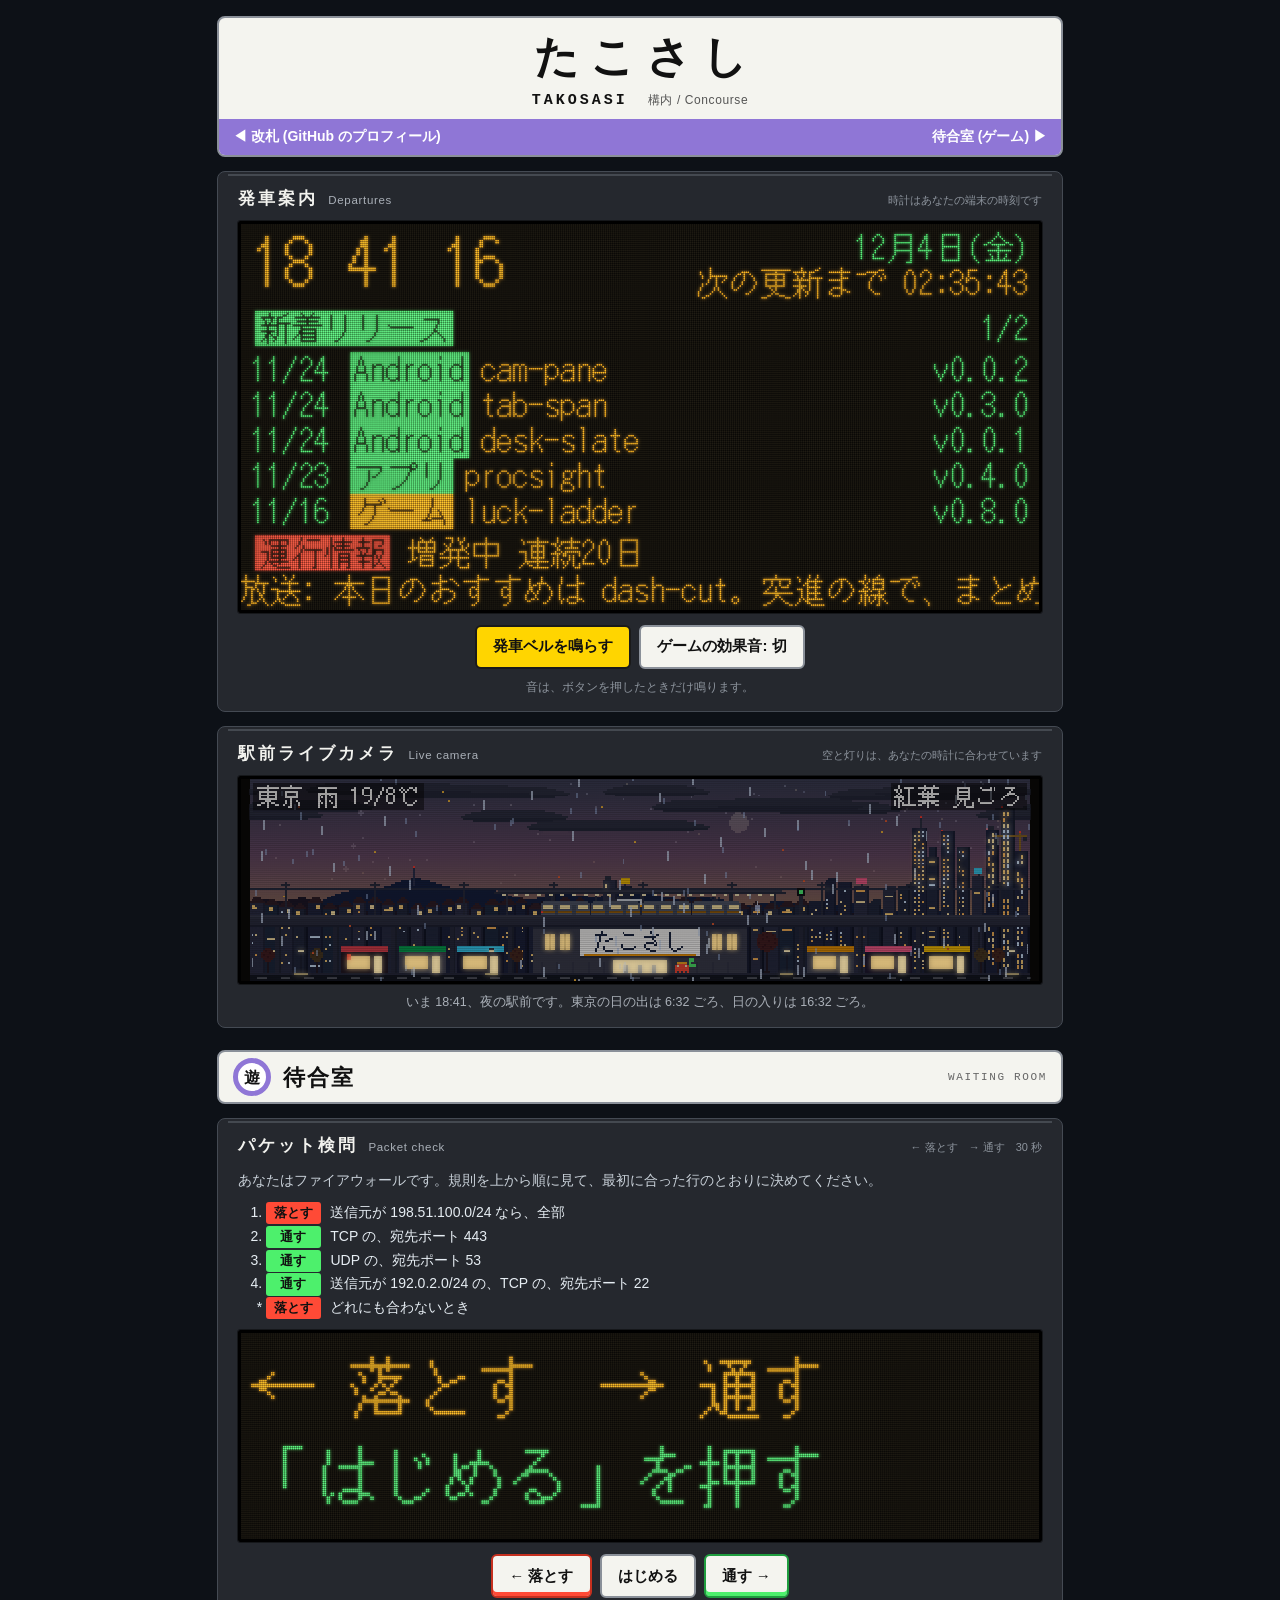
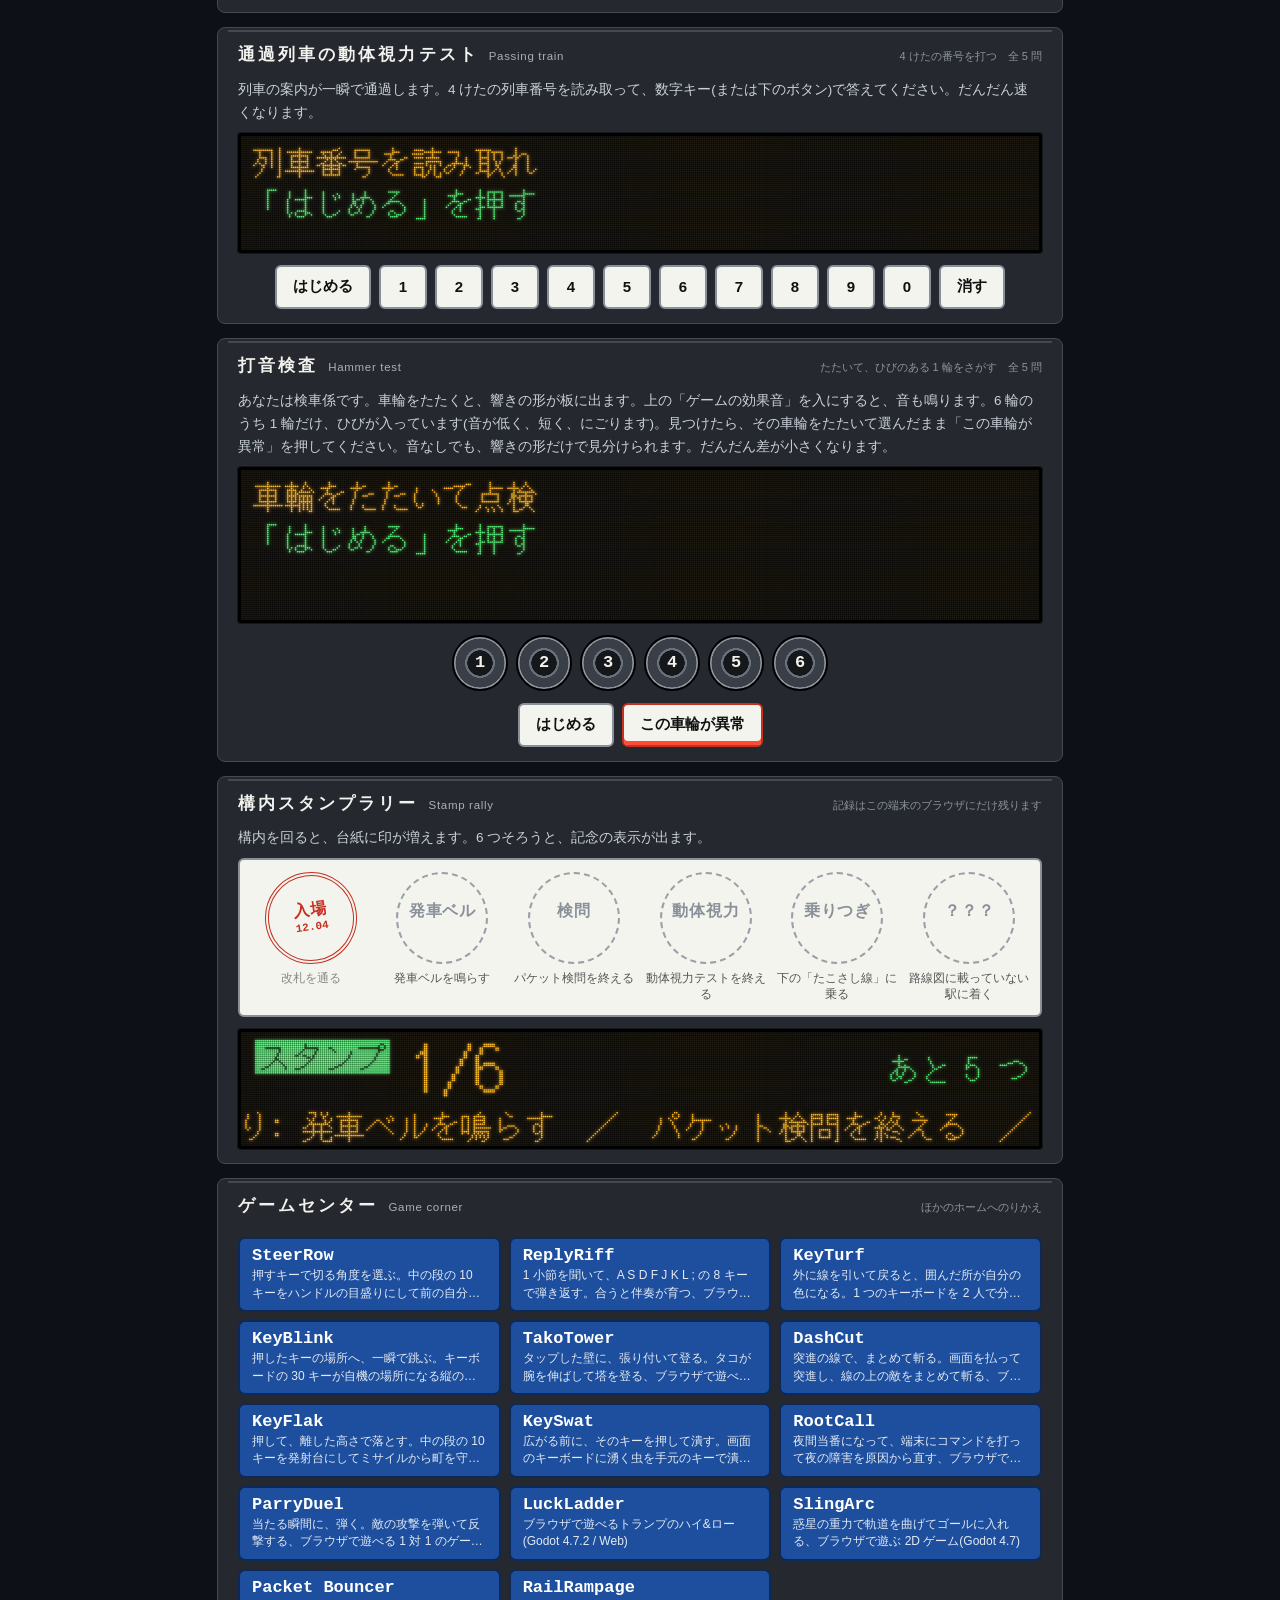
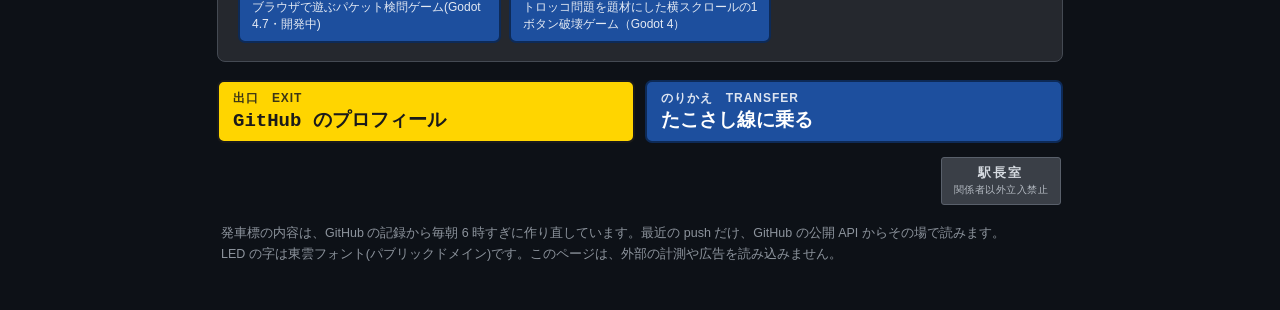
<file: docs/index.html>
<!doctype html>
<html lang="ja">
<head>
<meta charset="utf-8">
<meta name="viewport" content="width=device-width,initial-scale=1">
<!-- The only place this page talks to, apart from itself, is the public GitHub API. -->
<!-- frame-src: the live camera is a picture of this site (live.svg) in a frame, so that live.js can set its clock. -->
<meta http-equiv="Content-Security-Policy" content="default-src 'none'; script-src 'self'; style-src 'self'; img-src 'self' data:; connect-src 'self' https://api.github.com; frame-src 'self'; base-uri 'none'; form-action 'none'">
<meta name="referrer" content="no-referrer">
<title>たこさし駅 構内 | takosasi-dev</title>
<meta name="description" content="takosasi-dev のプロフィールの改札の先。実時刻で動く LED の発車標、発車ベル、キーボードで遊べるミニゲーム。">
<!-- What a link to this page looks like when it is pasted on X, Discord and the like. -->
<meta property="og:type" content="website">
<meta property="og:site_name" content="takosasi-dev">
<meta property="og:title" content="たこさし駅 構内 | takosasi-dev">
<meta property="og:description" content="プロフィールの改札の先にある駅。実時刻で動く LED の発車標、発車ベル、キーボードで遊べるミニゲーム、構内スタンプラリー。">
<meta property="og:url" content="https://takosasi-dev.github.io/takosasi-dev/">
<meta property="og:image" content="https://takosasi-dev.github.io/takosasi-dev/og.png">
<meta property="og:image:width" content="1280">
<meta property="og:image:height" content="640">
<meta property="og:image:alt" content="TAKOSASI-DEV の発車標">
<meta name="twitter:card" content="summary_large_image">
<link rel="icon" type="image/png" href="/takosasi-dev/icon.png">
<link rel="stylesheet" href="station.css">
</head>
<body>
<main>

<header class="name">
  <p class="name-ja">たこさし</p>
  <p class="name-en">TAKOSASI <span>構内 / Concourse</span></p>
  <div class="band">
    <a href="https://github.com/takosasi-dev">◀ 改札 (GitHub のプロフィール)</a>
    <a href="#games">待合室 (ゲーム) ▶</a>
  </div>
</header>

<noscript><p class="note">このページは JavaScript で動きます。JavaScript を有効にすると、発車標とゲームが出ます。</p></noscript>

<section class="case" aria-labelledby="h-board">
  <div class="strip"><h2 id="h-board">発車案内</h2><span>Departures</span><small>時計はあなたの端末の時刻です</small></div>
  <div class="led" id="main" role="img" aria-label="LED の発車標。現在時刻、新着リリース、最近の push、運行情報"></div>
  <p class="say" id="main-say" aria-live="off"></p>
  <div class="keys">
    <button type="button" id="bell">発車ベルを鳴らす</button>
    <button type="button" id="snd" aria-pressed="false">ゲームの効果音: 切</button>
    <small>音は、ボタンを押したときだけ鳴ります。</small>
  </div>
</section>

<section class="case" aria-labelledby="h-cam">
  <div class="strip"><h2 id="h-cam">駅前ライブカメラ</h2><span>Live camera</span><small>空と灯りは、あなたの時計に合わせています</small></div>
  <div class="cam" role="group" aria-label="駅前ライブカメラの画面"><iframe id="cam" src="live.svg" title="たこさし駅前のライブカメラ" tabindex="-1"></iframe></div>
  <p class="cam-say" id="cam-say"></p>
</section>

<h2 class="sec" id="games"><span>遊</span>待合室 <small>WAITING ROOM</small></h2>

<section class="case" aria-labelledby="h-pk">
  <div class="strip"><h2 id="h-pk">パケット検問</h2><span>Packet check</span><small>← 落とす　→ 通す　30 秒</small></div>
  <p class="note">あなたはファイアウォールです。規則を上から順に見て、最初に合った行のとおりに決めてください。</p>
  <ol class="rules">
    <li><b class="ng">落とす</b> 送信元が 198.51.100.0/24 なら、全部</li>
    <li><b class="ok">通す</b> TCP の、宛先ポート 443</li>
    <li><b class="ok">通す</b> UDP の、宛先ポート 53</li>
    <li><b class="ok">通す</b> 送信元が 192.0.2.0/24 の、TCP の、宛先ポート 22</li>
    <li class="rest"><b class="ng">落とす</b> どれにも合わないとき</li>
  </ol>
  <div class="led" id="pk" role="img" aria-label="パケット検問の LED 表示"></div>
  <p class="say" id="pk-say" aria-live="polite"></p>
  <div class="keys">
    <button type="button" id="pk-ng" class="ng">← 落とす</button>
    <button type="button" id="pk-start">はじめる</button>
    <button type="button" id="pk-ok" class="ok">通す →</button>
  </div>
</section>

<section class="case" aria-labelledby="h-ps">
  <div class="strip"><h2 id="h-ps">通過列車の動体視力テスト</h2><span>Passing train</span><small>4 けたの番号を打つ　全 5 問</small></div>
  <p class="note">列車の案内が一瞬で通過します。4 けたの列車番号を読み取って、数字キー(または下のボタン)で答えてください。だんだん速くなります。</p>
  <div class="led" id="ps" role="img" aria-label="動体視力テストの LED 表示"></div>
  <p class="say" id="ps-say" aria-live="polite"></p>
  <div class="keys pad" id="ps-pad">
    <button type="button" id="ps-start">はじめる</button>
  </div>
</section>

<section class="case" aria-labelledby="h-dn">
  <div class="strip"><h2 id="h-dn">打音検査</h2><span>Hammer test</span><small>たたいて、ひびのある 1 輪をさがす　全 5 問</small></div>
  <p class="note">あなたは検車係です。車輪をたたくと、響きの形が板に出ます。上の「ゲームの効果音」を入にすると、音も鳴ります。6 輪のうち 1 輪だけ、ひびが入っています(音が低く、短く、にごります)。見つけたら、その車輪をたたいて選んだまま「この車輪が異常」を押してください。音なしでも、響きの形だけで見分けられます。だんだん差が小さくなります。</p>
  <div class="led" id="dn" role="img" aria-label="打音検査の LED 表示。たたいた車輪の響きの形"></div>
  <p class="say" id="dn-say" aria-live="polite"></p>
  <div class="keys wheels" id="dn-wheels" role="group" aria-label="車輪"></div>
  <div class="keys">
    <button type="button" id="dn-start">はじめる</button>
    <button type="button" id="dn-report" class="ng">この車輪が異常</button>
  </div>
</section>

<section class="case" aria-labelledby="h-rally">
  <div class="strip"><h2 id="h-rally">構内スタンプラリー</h2><span>Stamp rally</span><small>記録はこの端末のブラウザにだけ残ります</small></div>
  <p class="note">構内を回ると、台紙に印が増えます。6 つそろうと、記念の表示が出ます。</p>
  <ol class="rally" id="rally">
    <li data-id="gate"><span class="ink"><b>入場</b><i></i></span><small>改札を通る</small></li>
    <li data-id="bell"><span class="ink"><b>発車ベル</b><i></i></span><small>発車ベルを鳴らす</small></li>
    <li data-id="packet"><span class="ink"><b>検問</b><i></i></span><small>パケット検問を終える</small></li>
    <li data-id="eyes"><span class="ink"><b>動体視力</b><i></i></span><small>動体視力テストを終える</small></li>
    <li data-id="line"><span class="ink"><b>乗りつぎ</b><i></i></span><small>下の「たこさし線」に乗る</small></li>
    <li data-id="kisaragi" data-name="きさらぎ"><span class="ink"><b>？？？</b><i></i></span><small>路線図に載っていない駅に着く</small></li>
    <li data-id="ekicho" hidden><span class="ink"><b>駅長室</b><i></i></span><small>駅長室の扉を開ける</small></li>
  </ol>
  <div class="led" id="rally-led" role="img" aria-label="構内スタンプラリーの LED 表示。集めた数と、全部そろったときの記念の表示"></div>
  <p class="say" id="rally-say" aria-live="polite"></p>
</section>

<section class="case" aria-labelledby="h-arcade">
  <div class="strip"><h2 id="h-arcade">ゲームセンター</h2><span>Game corner</span><small>ほかのホームへのりかえ</small></div>
  <p class="say" id="arcade-say">ゲームの一覧を読み込んでいます。</p>
  <ul class="arcade" id="arcade"></ul>
</section>

<nav class="exits" aria-label="出口">
  <a href="https://github.com/takosasi-dev"><small>出口　EXIT</small>GitHub のプロフィール</a>
  <a class="play" id="ride" href="line/"><small>のりかえ　TRANSFER</small>たこさし線に乗る</a>
</nav>

<p class="door"><a href="ekicho/">駅長室<small>関係者以外立入禁止</small></a></p>

<footer>
  <p>発車標の内容は、GitHub の記録から毎朝 6 時すぎに作り直しています。最近の push だけ、GitHub の公開 API からその場で読みます。</p>
  <p>LED の字は東雲フォント(パブリックドメイン)です。このページは、外部の計測や広告を読み込みません。</p>
</footer>

</main>
<script src="font.js"></script>
<script src="led.js"></script>
<script src="rally.js"></script>
<script src="station.js"></script>
<script src="daon.js"></script>
<script src="live.js"></script>
</body>
</html>
</file>
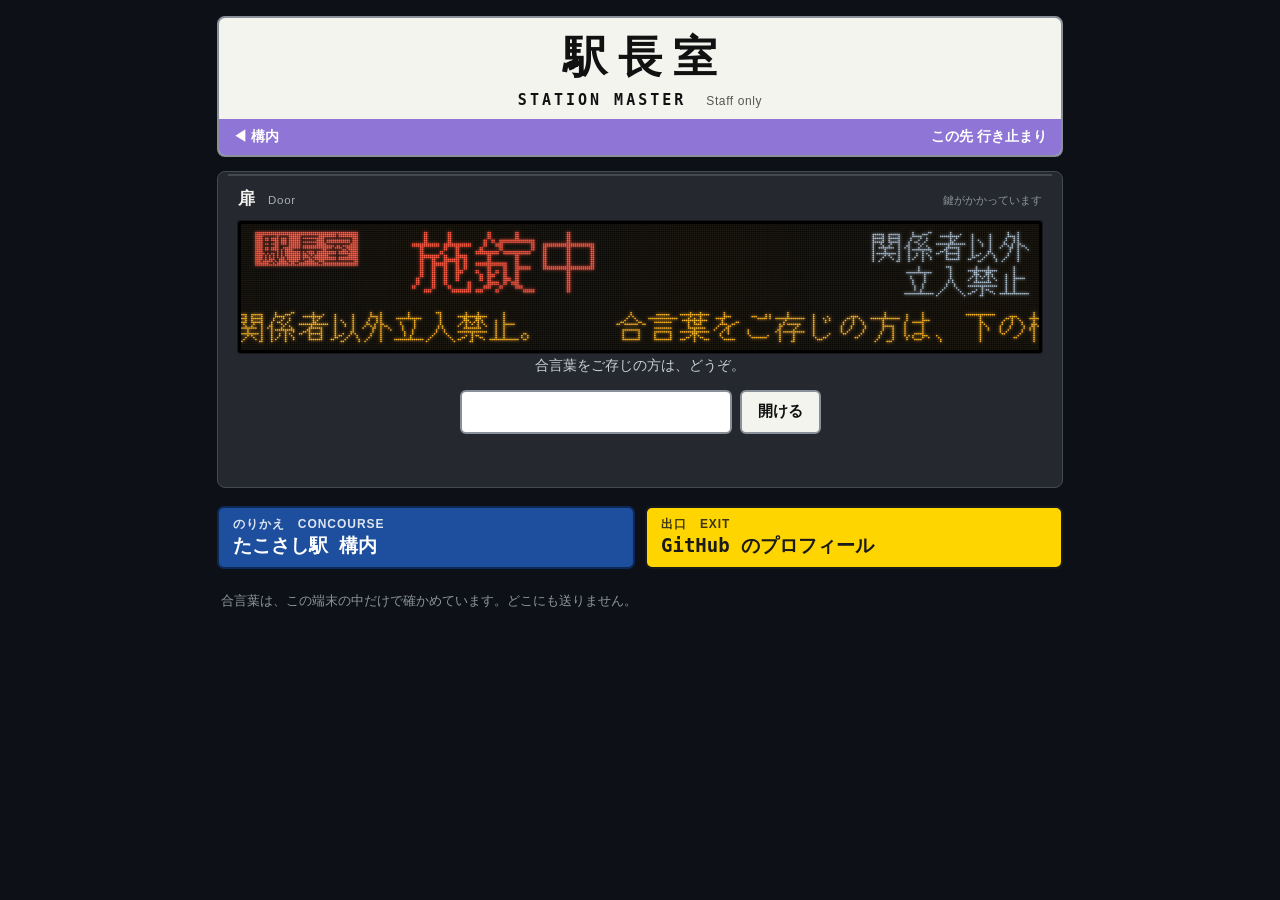
<file: docs/ekicho/index.html>
<!doctype html>
<html lang="ja">
<head>
<meta charset="utf-8">
<meta name="viewport" content="width=device-width,initial-scale=1">
<!-- This page talks to nobody: the word is checked here, in the browser. -->
<meta http-equiv="Content-Security-Policy" content="default-src 'none'; script-src 'self'; style-src 'self'; img-src 'self' data:; base-uri 'none'; form-action 'none'">
<meta name="referrer" content="no-referrer">
<meta name="robots" content="noindex">
<title>駅長室 | たこさし駅</title>
<link rel="icon" type="image/png" href="/takosasi-dev/icon.png">
<link rel="stylesheet" href="../station.css">
</head>
<body>
<main>

<header class="name">
  <p class="name-ja">駅長室</p>
  <p class="name-en">STATION MASTER <span>Staff only</span></p>
  <div class="band"><a href="../">◀ 構内</a><span>この先 行き止まり</span></div>
</header>

<noscript><p class="note">扉の鍵は JavaScript で動きます。JavaScript が無いと、扉は開きません。</p></noscript>

<section class="case" aria-labelledby="h-door">
  <div class="strip"><h2 id="h-door">扉</h2><span>Door</span><small id="state">鍵がかかっています</small></div>
  <div class="led" id="board" role="img" aria-label="LED の表示。扉の鍵の状態"></div>
  <div id="lock">
    <p class="note center"><label for="word">合言葉をご存じの方は、どうぞ。</label></p>
    <div class="keys">
      <input id="word" type="text" maxlength="40" autocomplete="off" autocapitalize="none" spellcheck="false">
      <button type="button" id="open">開ける</button>
    </div>
  </div>
  <p class="note center" id="msg" role="status"></p>
</section>

<section class="case" id="inside" aria-labelledby="h-jirei" hidden>
  <div class="strip"><h2 id="h-jirei">辞令</h2><span>Letter of appointment</span><small>扉を開けた人だけの紙</small></div>
  <div class="jirei">
    <h3>辞　令</h3>
    <p>あなたを</p>
    <p class="post">たこさし駅 名誉駅長</p>
    <p>に任ずる</p>
    <p class="day" id="when"></p>
    <p class="sign">たこさし駅 駅長　たこ <span class="seal">駅長<br>之印</span></p>
  </div>
  <p class="note center">よくこの扉を開けました。名誉駅長の仕事は、ときどきこの駅を見に来ることだけです。</p>
  <p class="note center" id="rally-note"></p>
</section>

<nav class="exits" aria-label="出口">
  <a class="play" href="../"><small>のりかえ　CONCOURSE</small>たこさし駅 構内</a>
  <a href="https://github.com/takosasi-dev"><small>出口　EXIT</small>GitHub のプロフィール</a>
</nav>

<footer><p>合言葉は、この端末の中だけで確かめています。どこにも送りません。</p></footer>

</main>
<script src="../font.js"></script>
<script src="../led.js"></script>
<script src="../rally.js"></script>
<script src="ekicho.js"></script>
</body>
</html>
</file>
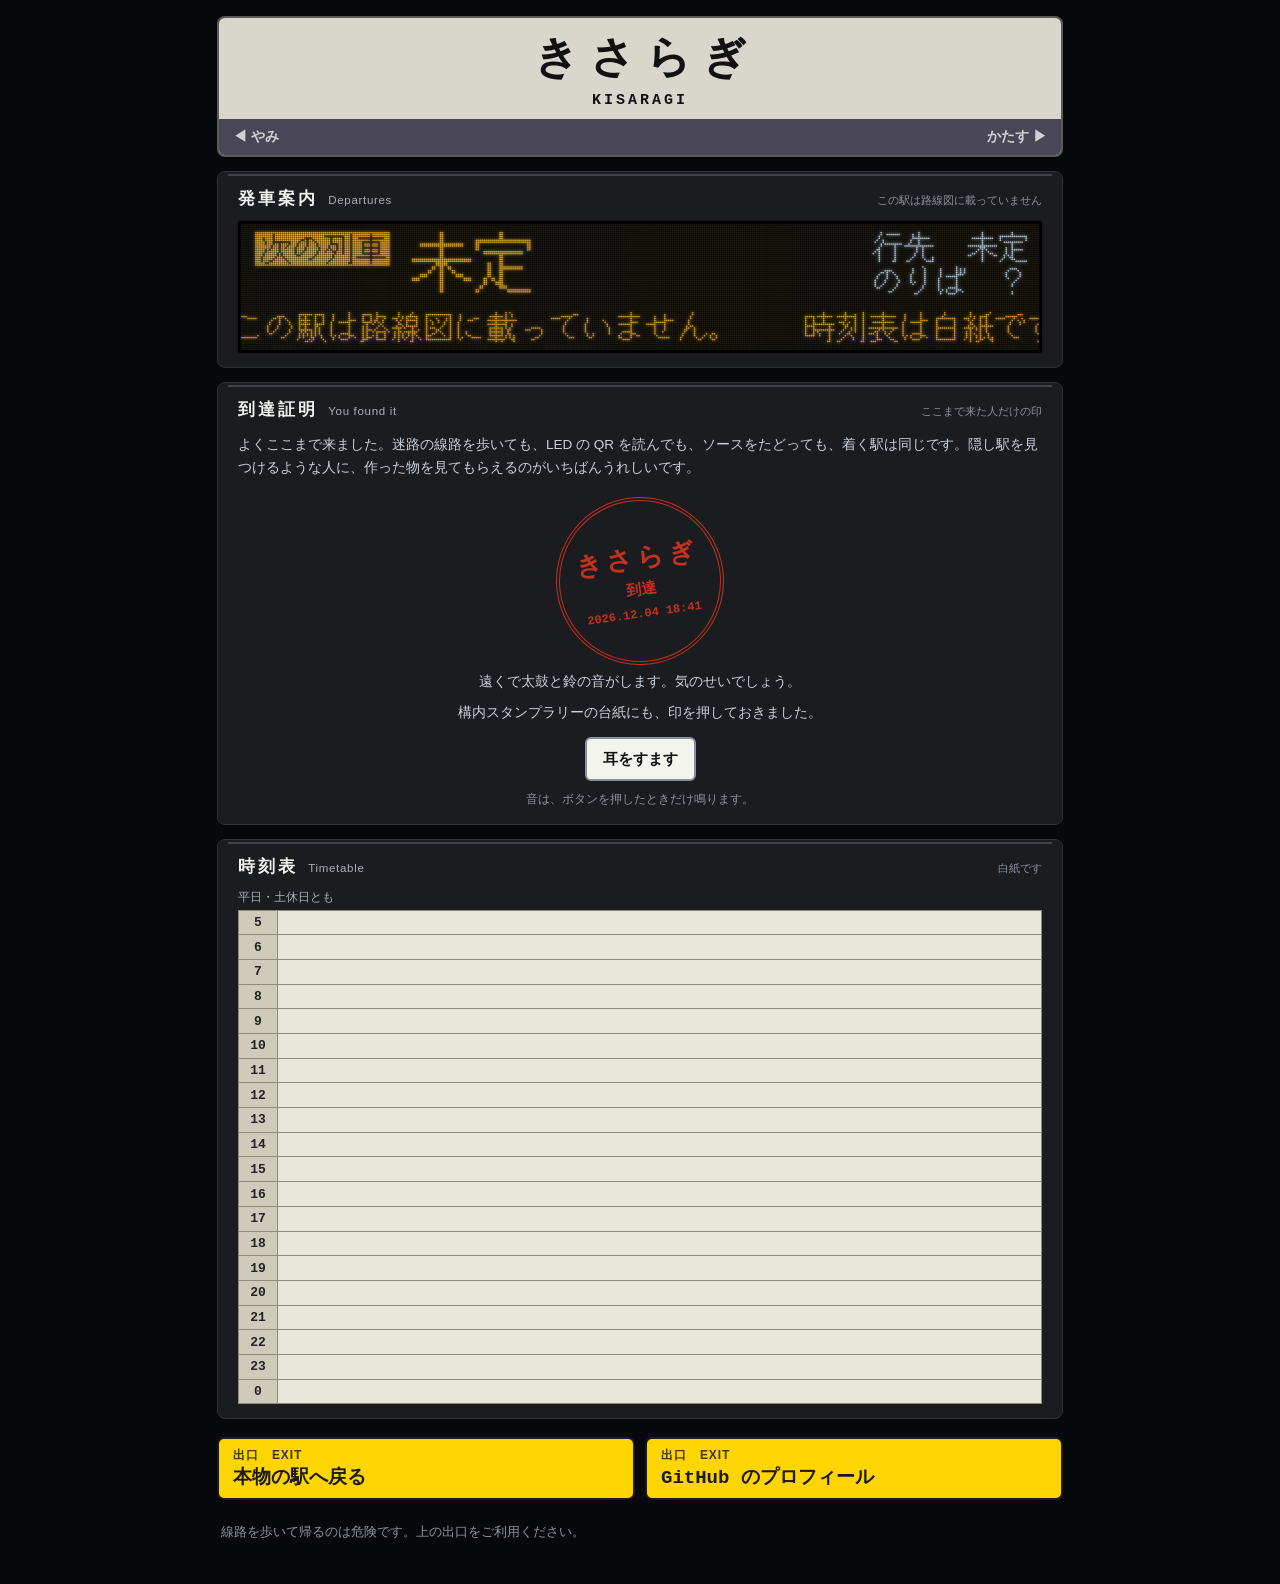
<file: docs/kisaragi/index.html>
<!doctype html>
<html lang="ja" class="kisaragi">
<head>
<meta charset="utf-8">
<meta name="viewport" content="width=device-width,initial-scale=1">
<meta http-equiv="Content-Security-Policy" content="default-src 'none'; script-src 'self'; style-src 'self'; img-src 'self' data:; base-uri 'none'; form-action 'none'">
<meta name="referrer" content="no-referrer">
<meta name="robots" content="noindex">
<title>きさらぎ | 路線図に載っていない駅</title>
<!-- The preview of a pasted link says no more than the sign outside does. -->
<meta property="og:type" content="website">
<meta property="og:site_name" content="takosasi-dev">
<meta property="og:title" content="路線図に載っていない駅">
<meta property="og:description" content="次の列車 未定。">
<meta property="og:url" content="https://takosasi-dev.github.io/takosasi-dev/kisaragi/">
<meta property="og:image" content="https://takosasi-dev.github.io/takosasi-dev/og.png">
<meta property="og:image:width" content="1280">
<meta property="og:image:height" content="640">
<meta property="og:image:alt" content="TAKOSASI-DEV の発車標">
<meta name="twitter:card" content="summary_large_image">
<link rel="icon" type="image/png" href="/takosasi-dev/icon.png">
<link rel="stylesheet" href="../station.css">
</head>
<body>
<main>

<header class="name">
  <p class="name-ja">きさらぎ</p>
  <p class="name-en">KISARAGI</p>
  <div class="band"><span>◀ やみ</span><span>かたす ▶</span></div>
</header>

<noscript><p class="note">発車標は JavaScript で動きます。「次の列車 未定」とだけ出ています。</p></noscript>

<section class="case" aria-labelledby="h-board">
  <div class="strip"><h2 id="h-board">発車案内</h2><span>Departures</span><small>この駅は路線図に載っていません</small></div>
  <div class="led" id="board" role="img" aria-label="LED の発車標。次の列車 未定。行先 未定"></div>
</section>

<section class="case" aria-labelledby="h-stamp">
  <div class="strip"><h2 id="h-stamp">到達証明</h2><span>You found it</span><small>ここまで来た人だけの印</small></div>
  <p class="note">よくここまで来ました。迷路の線路を歩いても、LED の QR を読んでも、ソースをたどっても、着く駅は同じです。隠し駅を見つけるような人に、作った物を見てもらえるのがいちばんうれしいです。</p>
  <div class="stamp"><div><b>きさらぎ</b>到達<br><span id="when"></span></div></div>
  <p class="note center">遠くで太鼓と鈴の音がします。気のせいでしょう。</p>
  <p class="note center" id="rally-note"></p>
  <div class="keys">
    <button type="button" id="listen">耳をすます</button>
    <small>音は、ボタンを押したときだけ鳴ります。</small>
  </div>
</section>

<section class="case" aria-labelledby="h-table">
  <div class="strip"><h2 id="h-table">時刻表</h2><span>Timetable</span><small>白紙です</small></div>
  <table class="table">
    <caption>平日・土休日とも</caption>
    <tbody id="hours"></tbody>
  </table>
</section>

<nav class="exits" aria-label="出口">
  <a href="../"><small>出口　EXIT</small>本物の駅へ戻る</a>
  <a href="https://github.com/takosasi-dev"><small>出口　EXIT</small>GitHub のプロフィール</a>
</nav>

<footer><p>線路を歩いて帰るのは危険です。上の出口をご利用ください。</p></footer>

</main>
<script src="../font.js"></script>
<script src="../led.js"></script>
<script src="../rally.js"></script>
<script src="kisaragi.js"></script>
</body>
</html>
</file>
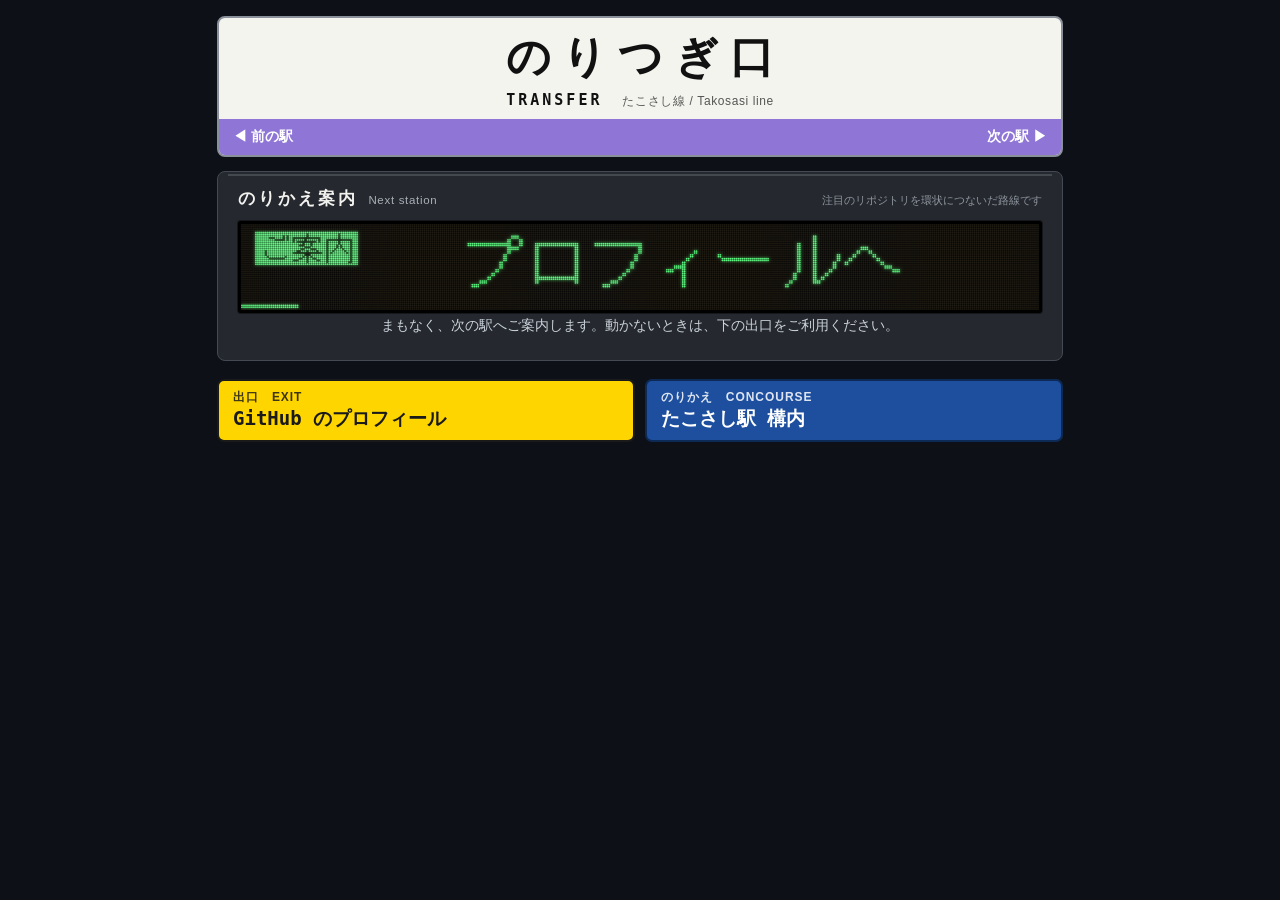
<file: docs/line/index.html>
<!doctype html>
<html lang="ja">
<head>
<meta charset="utf-8">
<meta name="viewport" content="width=device-width,initial-scale=1">
<!-- This page reads ../data.json and nothing else. -->
<meta http-equiv="Content-Security-Policy" content="default-src 'none'; script-src 'self'; style-src 'self'; img-src 'self' data:; connect-src 'self'; base-uri 'none'; form-action 'none'">
<meta name="referrer" content="no-referrer">
<meta name="robots" content="noindex">
<title>のりつぎ口 | たこさし線</title>
<link rel="icon" type="image/png" href="/takosasi-dev/icon.png">
<link rel="stylesheet" href="../station.css">
</head>
<body>
<main>

<header class="name">
  <p class="name-ja">のりつぎ口</p>
  <p class="name-en">TRANSFER <span>たこさし線 / Takosasi line</span></p>
  <div class="band"><span>◀ 前の駅</span><span>次の駅 ▶</span></div>
</header>

<section class="case" aria-labelledby="h-next">
  <div class="strip"><h2 id="h-next">のりかえ案内</h2><span>Next station</span><small>注目のリポジトリを環状につないだ路線です</small></div>
  <div class="led" id="board" role="img" aria-label="LED の案内。次の駅の名前"></div>
  <p class="say" id="say" aria-live="polite"></p>
  <p class="note center">まもなく、次の駅へご案内します。動かないときは、下の出口をご利用ください。</p>
</section>

<nav class="exits" aria-label="出口">
  <a id="go" href="https://github.com/takosasi-dev"><small>出口　EXIT</small>GitHub のプロフィール</a>
  <a class="play" href="../"><small>のりかえ　CONCOURSE</small>たこさし駅 構内</a>
</nav>

</main>
<script src="../font.js"></script>
<script src="../led.js"></script>
<script src="../rally.js"></script>
<script src="line.js"></script>
</body>
</html>
</file>
<file: docs/station.css>
/* The concourse and the hidden station. Colours follow scripts/style.py: dark board casings, white printed signs. */
:root {
  --body: #25282e; --edge: #444a53; --plate: #f4f4ef; --plate-edge: #8a9099;
  --line: #8f76d6; --amber: #ffab1f; --green: #4df06c; --red: #ff4a36;
  --goth: "Yu Gothic UI", "Hiragino Sans", "Noto Sans CJK JP", Meiryo, sans-serif;
  --mono: "JetBrains Mono", "Cascadia Code", Consolas, "SFMono-Regular", Menlo, monospace;
}
* { box-sizing: border-box; }
html { background: #0d1117; color: #e6edf3; font: 15px/1.7 var(--goth); }
body { margin: 0; }
main { max-width: 878px; margin: 0 auto; padding: 16px; }
a { color: #7fb6ff; }
h2, p { margin: 0; }
:focus-visible { outline: 3px solid var(--amber); outline-offset: 2px; }

/* station name sign */
.name { background: var(--plate); color: #111; border: 2px solid var(--plate-edge); border-radius: 8px; text-align: center; overflow: hidden; }
.name-ja { font-size: 44px; font-weight: 800; letter-spacing: .25em; text-indent: .25em; line-height: 1.5; padding-top: 6px; }
.name-en { font: 700 15px/1.4 var(--mono); letter-spacing: .2em; padding-bottom: 8px; }
.name-en span { font: 12px var(--goth); letter-spacing: .05em; color: #555; margin-left: 8px; }
.band { display: flex; justify-content: space-between; gap: 8px; background: var(--line); padding: 6px 14px; }
.band a, .band span { color: #fff; font-weight: 700; font-size: 14px; text-decoration: none; }
.band a:hover { text-decoration: underline; }

/* a board casing with its printed strip */
.case { background: var(--body); border: 1px solid var(--edge); border-radius: 8px; margin: 14px 0; padding: 0 20px 14px; }
.strip { display: flex; align-items: baseline; flex-wrap: wrap; gap: 0 10px; padding: 9px 0 7px; border-top: 2px solid rgba(106, 113, 123, .45); margin: 2px -10px 0; padding-left: 10px; padding-right: 10px; }
.strip h2 { font-size: 17px; letter-spacing: .18em; color: #f2f2ee; }
.strip span { font-size: 11.5px; color: #aab0b8; letter-spacing: .06em; }
.strip small { margin-left: auto; font-size: 11px; color: #8d949d; }
.note { font-size: 13.5px; color: #c9d1d9; margin: 2px 0 8px; }

.led { position: relative; width: 100%; background: #080706; border: 3px solid #000; outline: 1px solid #15171a; border-radius: 2px; overflow: hidden; }
.led canvas { position: absolute; inset: 0; width: 100%; height: 100%; display: block; }
.led .glow { filter: blur(1.8px); opacity: .5; mix-blend-mode: screen; pointer-events: none; }

/* the live camera: the screen of the README's diorama in a frame; live.js sets it to the visitor's clock */
.cam { aspect-ratio: 804 / 208; background: #070605; border: 3px solid #000; outline: 1px solid #15171a; border-radius: 2px; overflow: hidden; }
.cam iframe { display: block; width: 100%; height: 100%; border: 0; pointer-events: none; }
.cam-say { margin-top: 8px; min-height: 1.7em; font-size: 12.5px; color: #aab0b8; text-align: center; }

/* text for screen readers (and for checks): what the LEDs show */
.say { position: absolute; width: 1px; height: 1px; overflow: hidden; clip-path: inset(50%); white-space: nowrap; }

.keys { display: flex; flex-wrap: wrap; align-items: center; justify-content: center; gap: 8px; margin-top: 12px; }
.keys small { color: #8d949d; font-size: 12px; flex-basis: 100%; text-align: center; }
button { font: 700 15px var(--goth); color: #111; background: var(--plate); border: 2px solid var(--plate-edge); border-radius: 6px; padding: 8px 16px; min-width: 48px; min-height: 44px; cursor: pointer; }
button:hover { background: #fff; }
button:active { transform: translateY(1px); }
button.ok { border-color: #1f9d3f; box-shadow: inset 0 -4px #4df06c; }
button.ng { border-color: #c5301f; box-shadow: inset 0 -4px #ff4a36; }
button[aria-pressed="true"] { background: var(--amber); border-color: #9a6400; }
#bell { background: #ffd500; border-color: #1a1a1a; }

.rules { margin: 0 0 10px; padding-left: 2em; font-size: 14px; color: #e6edf3; }
.rules li.rest { list-style: "* "; }
.rules b { display: inline-block; min-width: 4.2em; text-align: center; border-radius: 3px; padding: 0 4px; margin-right: 6px; color: #111; font-size: 13px; }
.rules b.ok { background: var(--green); }
.rules b.ng { background: var(--red); }

/* the hammer test: six wheels to tap. The one tapped last has the amber ring; after the answer the cracked one has the red ring */
.wheels { --wheel: radial-gradient(circle, #15171a 0 34%, #6a717b 35% 40%, #3a3f47 41% 66%, #8d949d 67% 76%, #25282e 77%); gap: 8px; }
.wheels button, .wheels button:hover, .wheels button[aria-pressed="true"] { width: 56px; height: 56px; min-width: 0; padding: 0; border: 2px solid #000; border-radius: 50%; background: var(--wheel); color: #f2f2ee; font: 700 17px var(--mono); }
.wheels button:hover { filter: brightness(1.25); }
.wheels button[aria-pressed="true"] { box-shadow: 0 0 0 3px var(--amber); }
.wheels button.bad { box-shadow: 0 0 0 3px var(--red), 0 0 0 6px #080706; }
.wheels button.bad[aria-pressed="true"] { box-shadow: 0 0 0 3px var(--red), 0 0 0 6px var(--amber); }
@keyframes hit { 35% { transform: translateY(3px) rotate(-8deg); } }
.wheels button.hit { animation: hit .2s; }
@media (prefers-reduced-motion: reduce) { .wheels button.hit { animation: none; } }

/* the stamp card of the rally: a ring of dashes until the stamp is pressed, red ink after */
.rally { list-style: none; display: grid; grid-template-columns: repeat(6, 1fr); gap: 10px 6px; margin: 4px 0 12px; padding: 12px 8px; background: var(--plate); border: 2px solid var(--plate-edge); border-radius: 6px; color: #333; }
.rally li { display: flex; flex-direction: column; align-items: center; gap: 6px; text-align: center; }
.rally .ink { display: grid; place-content: center; width: 92px; height: 92px; border: 2px dashed #9aa0a8; border-radius: 50%; color: #8a9099; line-height: 1.3; }
.rally .ink b { font-size: 16px; letter-spacing: .05em; }
.rally .ink i { font: 700 11px var(--mono); min-height: 1.3em; }
.rally small { font-size: 11.5px; line-height: 1.4; color: #555; }
.rally .got .ink { border: 4px double #c5301f; color: #c5301f; transform: rotate(-8deg); }
.rally .got:nth-child(even) .ink { transform: rotate(6deg); }
.rally .got small { color: #888; }
.rally li[hidden] { display: none; }   /* the extra stamp: no place on the card until it is pressed */
.rally.more { grid-template-columns: repeat(7, 1fr); }
@keyframes press { from { scale: 1.5; opacity: 0; } }
.rally .new .ink { animation: press .28s cubic-bezier(.175, .885, .32, 1.275); }
@media (prefers-reduced-motion: reduce) { .rally .new .ink { animation: none; } }

/* platform sign above the games */
.sec { display: flex; align-items: center; gap: 12px; background: var(--plate); color: #111; border: 2px solid var(--plate-edge); border-radius: 8px; padding: 6px 14px; margin-top: 22px; font-size: 22px; letter-spacing: .1em; scroll-margin-top: 12px; }
.sec span { display: grid; place-items: center; width: 38px; height: 38px; border: 5px solid var(--line); border-radius: 50%; font-size: 16px; letter-spacing: 0; background: #fff; }
.sec small { font: 11px var(--mono); color: #666; letter-spacing: .15em; margin-left: auto; }

/* the game corner: small blue transfer signs, one per game */
.arcade { display: grid; grid-template-columns: repeat(auto-fill, minmax(230px, 1fr)); gap: 8px; list-style: none; margin: 10px 0 4px; padding: 0; }
.arcade a { display: block; height: 100%; box-sizing: border-box; background: #1d4f9e; color: #fff; border: 2px solid #0d2a57; border-radius: 7px; padding: 7px 12px 8px; text-decoration: none; }
.arcade a:hover { filter: brightness(1.12); }
.arcade b { display: block; font: 800 17px var(--mono); }
.arcade small { display: -webkit-box; -webkit-line-clamp: 2; -webkit-box-orient: vertical; overflow: hidden; margin-top: 2px; font: 12px/1.45 var(--goth); opacity: .88; }

/* way out: yellow, like the exit signs of a station; blue for a transfer */
.exits { display: flex; flex-wrap: wrap; gap: 10px; margin: 18px 0; }
.exits a { flex: 1 1 34%; min-width: 240px; background: #ffd500; color: #1a1a1a; border: 2px solid #1a1a1a; border-radius: 7px; padding: 8px 14px; text-decoration: none; font: 800 19px var(--mono); }
.exits a small { display: block; font: 700 12px var(--goth); letter-spacing: .08em; opacity: .85; }
.exits a.play { background: #1d4f9e; color: #fff; border-color: #0d2a57; }
.exits a:hover { filter: brightness(1.08); }

/* a small steel plate on a door at the end of the concourse */
.door { text-align: right; margin: -4px 2px 14px; }
.door a { display: inline-block; background: #3a3f47; color: #d5dae0; border: 1px solid #59606b; border-radius: 3px; padding: 7px 12px; font-size: 12.5px; font-weight: 700; letter-spacing: .15em; line-height: 1.4; text-align: center; text-decoration: none; }
.door a small { display: block; font-size: 10px; font-weight: 400; letter-spacing: .05em; color: #b4bac2; }
.door a:hover { filter: brightness(1.15); }

footer { color: #8d949d; font-size: 12.5px; padding: 4px 4px 24px; }

@media (max-width: 640px) {
  main { padding: 10px; }
  .case { padding: 0 10px 12px; }
  .strip { margin: 2px -4px 0; padding-left: 4px; padding-right: 4px; }
  .strip small { margin-left: 0; flex-basis: 100%; }
  .name-ja { font-size: 34px; }
  .band a, .band span { font-size: 12px; }
  .pad button { flex: 0 0 17%; padding: 8px 0; }
  .pad #ps-start { flex-basis: 100%; }
  .wheels { gap: 6px; }
  .wheels button, .wheels button:hover, .wheels button[aria-pressed="true"] { width: 48px; height: 48px; }
  .cam { aspect-ratio: 402 / 208; overflow-x: auto; scrollbar-width: thin; }   /* twice as large; push it sideways */
  .cam iframe { width: 200%; }
  .rally, .rally.more { grid-template-columns: repeat(3, 1fr); }
  .rally .ink { width: 84px; height: 84px; }
}

/* ---- the hidden station ---- */
.kisaragi { background: #07080b; }
.kisaragi .name { background: #d9d6c8; border-color: #5d5a50; filter: saturate(.6); }
.kisaragi .band { background: #4a4560; }
.kisaragi .band span { opacity: .75; }
.kisaragi .case { background: #1a1c20; border-color: #2e3238; }
.table { width: 100%; border-collapse: collapse; background: #e9e6da; color: #222; font: 13px var(--mono); }
.table caption { caption-side: top; text-align: left; color: #aab0b8; font: 12px var(--goth); padding: 0 0 4px; }
.table th { width: 3em; background: #cfcbbb; border: 1px solid #8f8b7c; font-weight: 700; }
.table td { border: 1px solid #8f8b7c; height: 1.9em; }
.stamp { display: grid; place-items: center; width: 168px; height: 168px; margin: 18px auto 6px; border: 4px double #c5301f; border-radius: 50%; color: #c5301f; text-align: center; transform: rotate(-8deg); font-weight: 800; line-height: 1.5; }
.stamp b { display: block; font-size: 26px; letter-spacing: .15em; }
.stamp span { font: 700 12px var(--mono); }
.center { text-align: center; }

/* ---- the station master's office ---- */
#msg { min-height: 1.7em; margin-top: 8px; color: var(--amber); }
.keys input { font: 700 17px var(--mono); color: #111; background: #fff; border: 2px solid var(--plate-edge); border-radius: 6px; padding: 8px 12px; min-height: 44px; width: min(100%, 16em); }
.jirei { background: #fbf8ee; color: #1a1a1a; border: 1px solid #b9b29a; outline: 3px double #b9b29a; outline-offset: -9px; max-width: 460px; margin: 8px auto 12px; padding: 30px 32px 26px; text-align: center; font-family: "Yu Mincho", "Hiragino Mincho ProN", "Noto Serif CJK JP", serif; font-size: 17px; line-height: 2; }
.jirei h3 { margin: 0 0 10px; font-size: 26px; letter-spacing: .3em; text-indent: .3em; }
.jirei .post { font-size: 24px; font-weight: 700; letter-spacing: .08em; }
.jirei .day { margin-top: 14px; text-align: right; font-size: 15px; }
.jirei .sign { display: flex; align-items: center; justify-content: flex-end; gap: 10px; font-size: 15px; }
.seal { display: grid; place-content: center; width: 52px; height: 52px; border: 3px solid #c5301f; border-radius: 6px; color: #c5301f; font-size: 14px; font-weight: 800; line-height: 1.25; transform: rotate(-4deg); }
</file>
